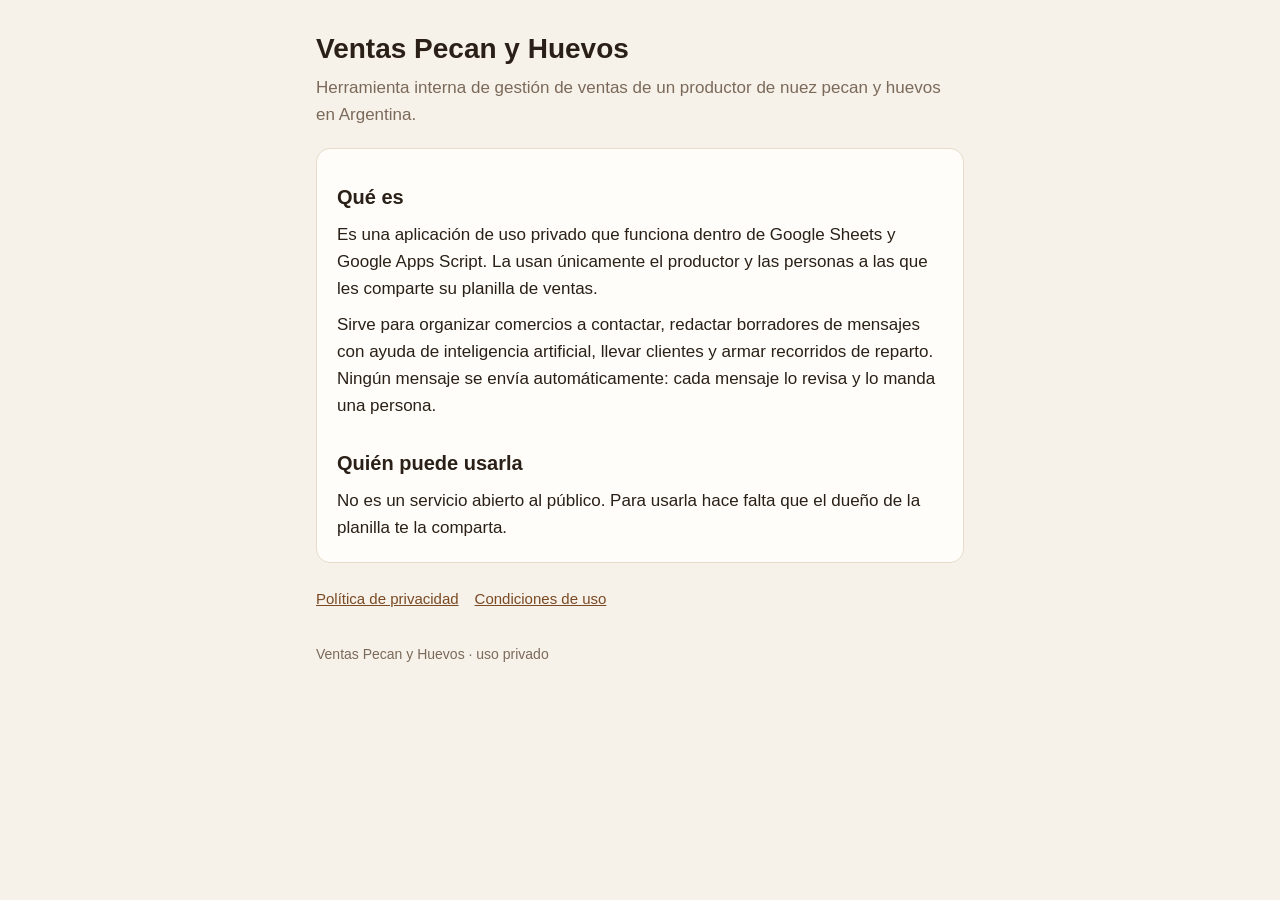
<file: index.html>
<!doctype html>
<html lang="es">
<head>
<meta charset="utf-8">
<meta name="viewport" content="width=device-width, initial-scale=1">
<title>Ventas Pecan y Huevos</title>
<meta name="description" content="Herramienta interna de gestión de ventas de un productor de nuez pecan y huevos.">
<link rel="stylesheet" href="estilo.css">
</head>
<body>
<main>
  <h1>Ventas Pecan y Huevos</h1>
  <p class="sub">Herramienta interna de gestión de ventas de un productor de nuez pecan y huevos en Argentina.</p>

  <div class="tarjeta">
    <h2>Qué es</h2>
    <p>Es una aplicación de uso privado que funciona dentro de Google Sheets y Google Apps Script. La usan únicamente el productor y las personas a las que les comparte su planilla de ventas.</p>
    <p>Sirve para organizar comercios a contactar, redactar borradores de mensajes con ayuda de inteligencia artificial, llevar clientes y armar recorridos de reparto. Ningún mensaje se envía automáticamente: cada mensaje lo revisa y lo manda una persona.</p>
    <h2>Quién puede usarla</h2>
    <p>No es un servicio abierto al público. Para usarla hace falta que el dueño de la planilla te la comparta.</p>
  </div>

  <nav>
    <a href="privacidad.html">Política de privacidad</a>
    <a href="terminos.html">Condiciones de uso</a>
  </nav>
  <footer>Ventas Pecan y Huevos · uso privado</footer>
</main>
</body>
</html>
</file>
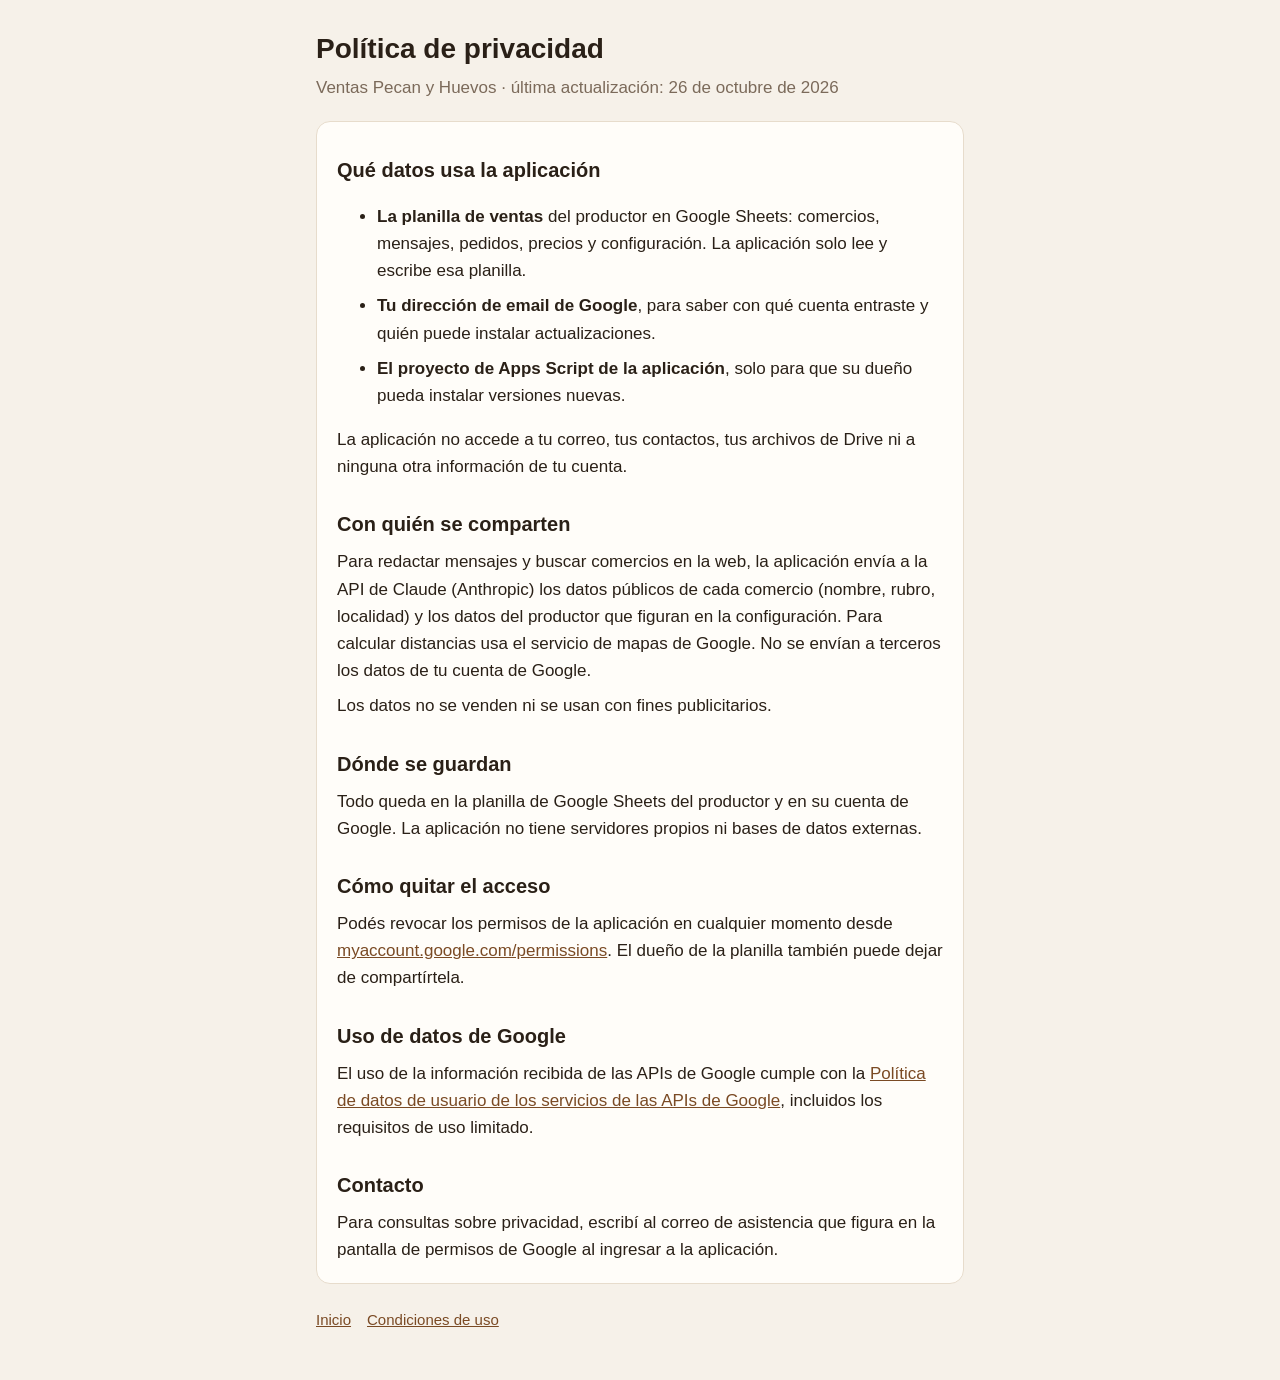
<file: privacidad.html>
<!doctype html>
<html lang="es">
<head>
<meta charset="utf-8">
<meta name="viewport" content="width=device-width, initial-scale=1">
<title>Privacidad · Ventas Pecan y Huevos</title>
<link rel="stylesheet" href="estilo.css">
</head>
<body>
<main>
  <h1>Política de privacidad</h1>
  <p class="sub">Ventas Pecan y Huevos · última actualización: 26 de octubre de 2026</p>

  <div class="tarjeta">
    <h2>Qué datos usa la aplicación</h2>
    <ul>
      <li><strong>La planilla de ventas</strong> del productor en Google Sheets: comercios, mensajes, pedidos, precios y configuración. La aplicación solo lee y escribe esa planilla.</li>
      <li><strong>Tu dirección de email de Google</strong>, para saber con qué cuenta entraste y quién puede instalar actualizaciones.</li>
      <li><strong>El proyecto de Apps Script de la aplicación</strong>, solo para que su dueño pueda instalar versiones nuevas.</li>
    </ul>
    <p>La aplicación no accede a tu correo, tus contactos, tus archivos de Drive ni a ninguna otra información de tu cuenta.</p>

    <h2>Con quién se comparten</h2>
    <p>Para redactar mensajes y buscar comercios en la web, la aplicación envía a la API de Claude (Anthropic) los datos públicos de cada comercio (nombre, rubro, localidad) y los datos del productor que figuran en la configuración. Para calcular distancias usa el servicio de mapas de Google. No se envían a terceros los datos de tu cuenta de Google.</p>
    <p>Los datos no se venden ni se usan con fines publicitarios.</p>

    <h2>Dónde se guardan</h2>
    <p>Todo queda en la planilla de Google Sheets del productor y en su cuenta de Google. La aplicación no tiene servidores propios ni bases de datos externas.</p>

    <h2>Cómo quitar el acceso</h2>
    <p>Podés revocar los permisos de la aplicación en cualquier momento desde <a href="https://myaccount.google.com/permissions">myaccount.google.com/permissions</a>. El dueño de la planilla también puede dejar de compartírtela.</p>

    <h2>Uso de datos de Google</h2>
    <p>El uso de la información recibida de las APIs de Google cumple con la <a href="https://developers.google.com/terms/api-services-user-data-policy">Política de datos de usuario de los servicios de las APIs de Google</a>, incluidos los requisitos de uso limitado.</p>

    <h2>Contacto</h2>
    <p>Para consultas sobre privacidad, escribí al correo de asistencia que figura en la pantalla de permisos de Google al ingresar a la aplicación.</p>
  </div>

  <nav><a href="index.html">Inicio</a><a href="terminos.html">Condiciones de uso</a></nav>
</main>
</body>
</html>
</file>
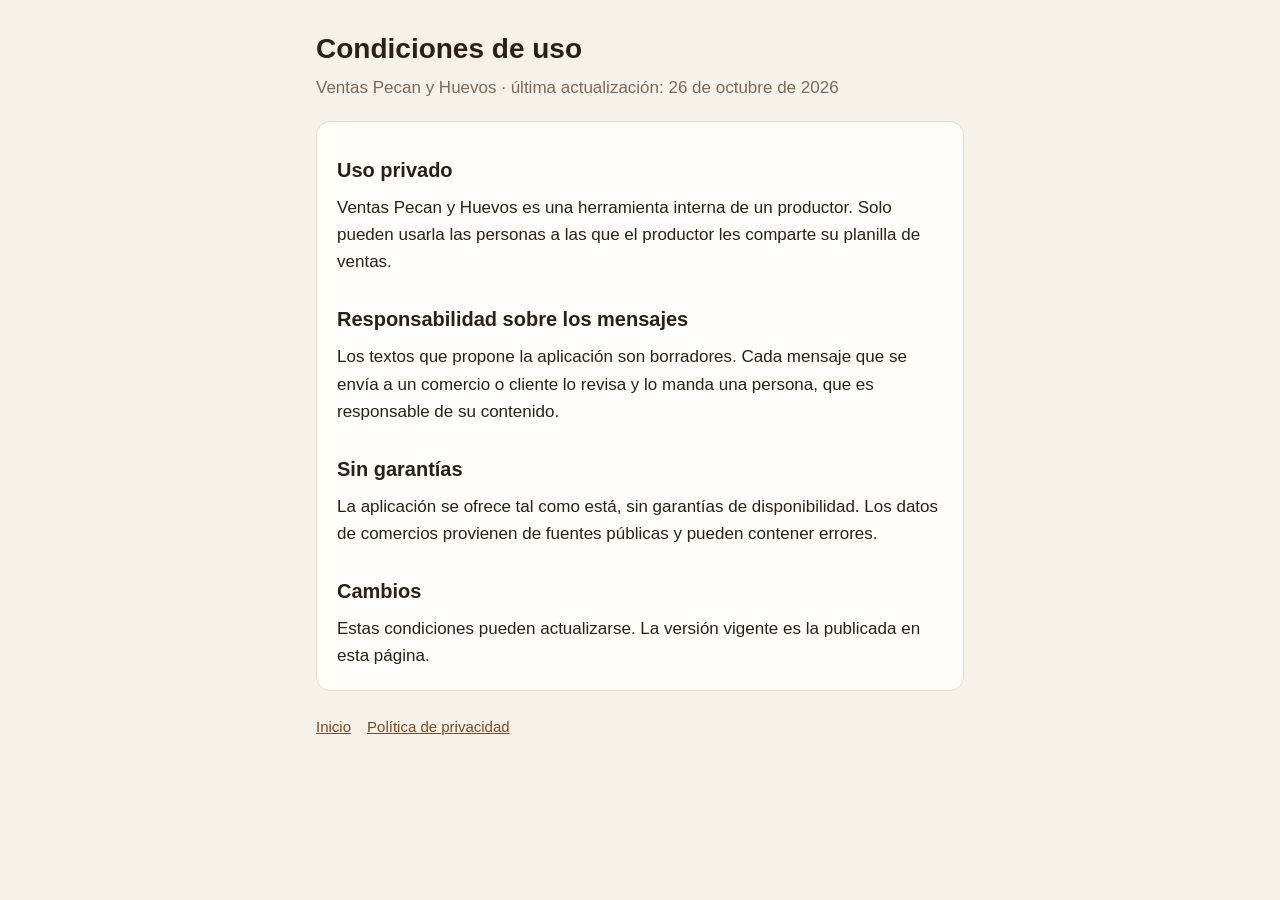
<file: terminos.html>
<!doctype html>
<html lang="es">
<head>
<meta charset="utf-8">
<meta name="viewport" content="width=device-width, initial-scale=1">
<title>Condiciones de uso · Ventas Pecan y Huevos</title>
<link rel="stylesheet" href="estilo.css">
</head>
<body>
<main>
  <h1>Condiciones de uso</h1>
  <p class="sub">Ventas Pecan y Huevos · última actualización: 26 de octubre de 2026</p>

  <div class="tarjeta">
    <h2>Uso privado</h2>
    <p>Ventas Pecan y Huevos es una herramienta interna de un productor. Solo pueden usarla las personas a las que el productor les comparte su planilla de ventas.</p>
    <h2>Responsabilidad sobre los mensajes</h2>
    <p>Los textos que propone la aplicación son borradores. Cada mensaje que se envía a un comercio o cliente lo revisa y lo manda una persona, que es responsable de su contenido.</p>
    <h2>Sin garantías</h2>
    <p>La aplicación se ofrece tal como está, sin garantías de disponibilidad. Los datos de comercios provienen de fuentes públicas y pueden contener errores.</p>
    <h2>Cambios</h2>
    <p>Estas condiciones pueden actualizarse. La versión vigente es la publicada en esta página.</p>
  </div>

  <nav><a href="index.html">Inicio</a><a href="privacidad.html">Política de privacidad</a></nav>
</main>
</body>
</html>
</file>
<file: estilo.css>
:root { --bg: #f6f1e9; --card: #fffdf9; --text: #2a2017; --muted: #7b6a5a; --border: #e7dccc; --primary: #7a4a24; }
@media (prefers-color-scheme: dark) {
  :root { --bg: #1a1511; --card: #241e18; --text: #f2eadf; --muted: #b3a492; --border: #3a3027; --primary: #c98a52; }
}
* { box-sizing: border-box; }
body { margin: 0; background: var(--bg); color: var(--text); font: 17px/1.6 -apple-system, BlinkMacSystemFont, "Segoe UI", Roboto, Arial, sans-serif; }
main { max-width: 680px; margin: 0 auto; padding: 32px 16px 48px; }
h1 { font-size: 28px; line-height: 1.2; margin: 0 0 8px; }
h2 { font-size: 20px; margin: 28px 0 8px; }
p, li { margin: 8px 0; }
a { color: var(--primary); }
.sub { color: var(--muted); margin-top: 0; }
.tarjeta { background: var(--card); border: 1px solid var(--border); border-radius: 14px; padding: 4px 20px 12px; margin-top: 20px; }
nav { display: flex; gap: 16px; flex-wrap: wrap; margin: 24px 0 0; font-size: 15px; }
footer { color: var(--muted); font-size: 14px; margin-top: 32px; }
</file>
